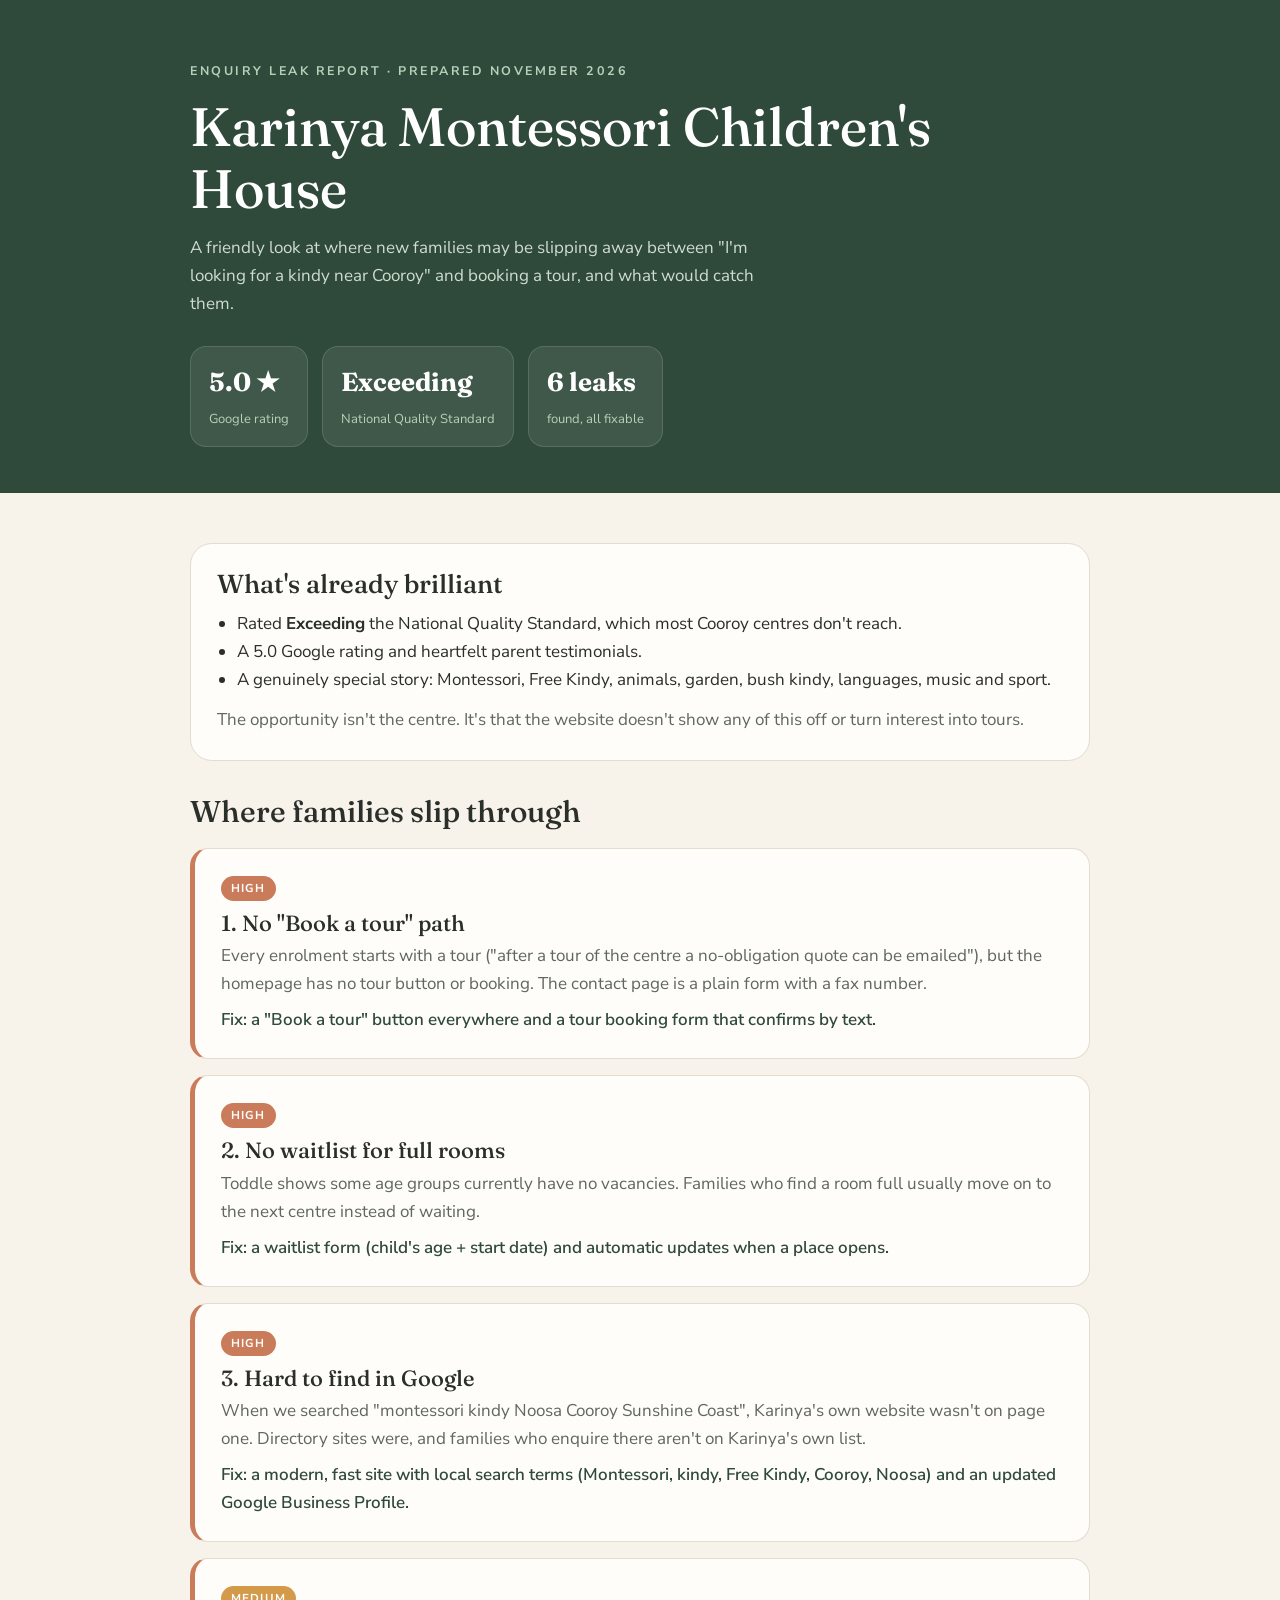
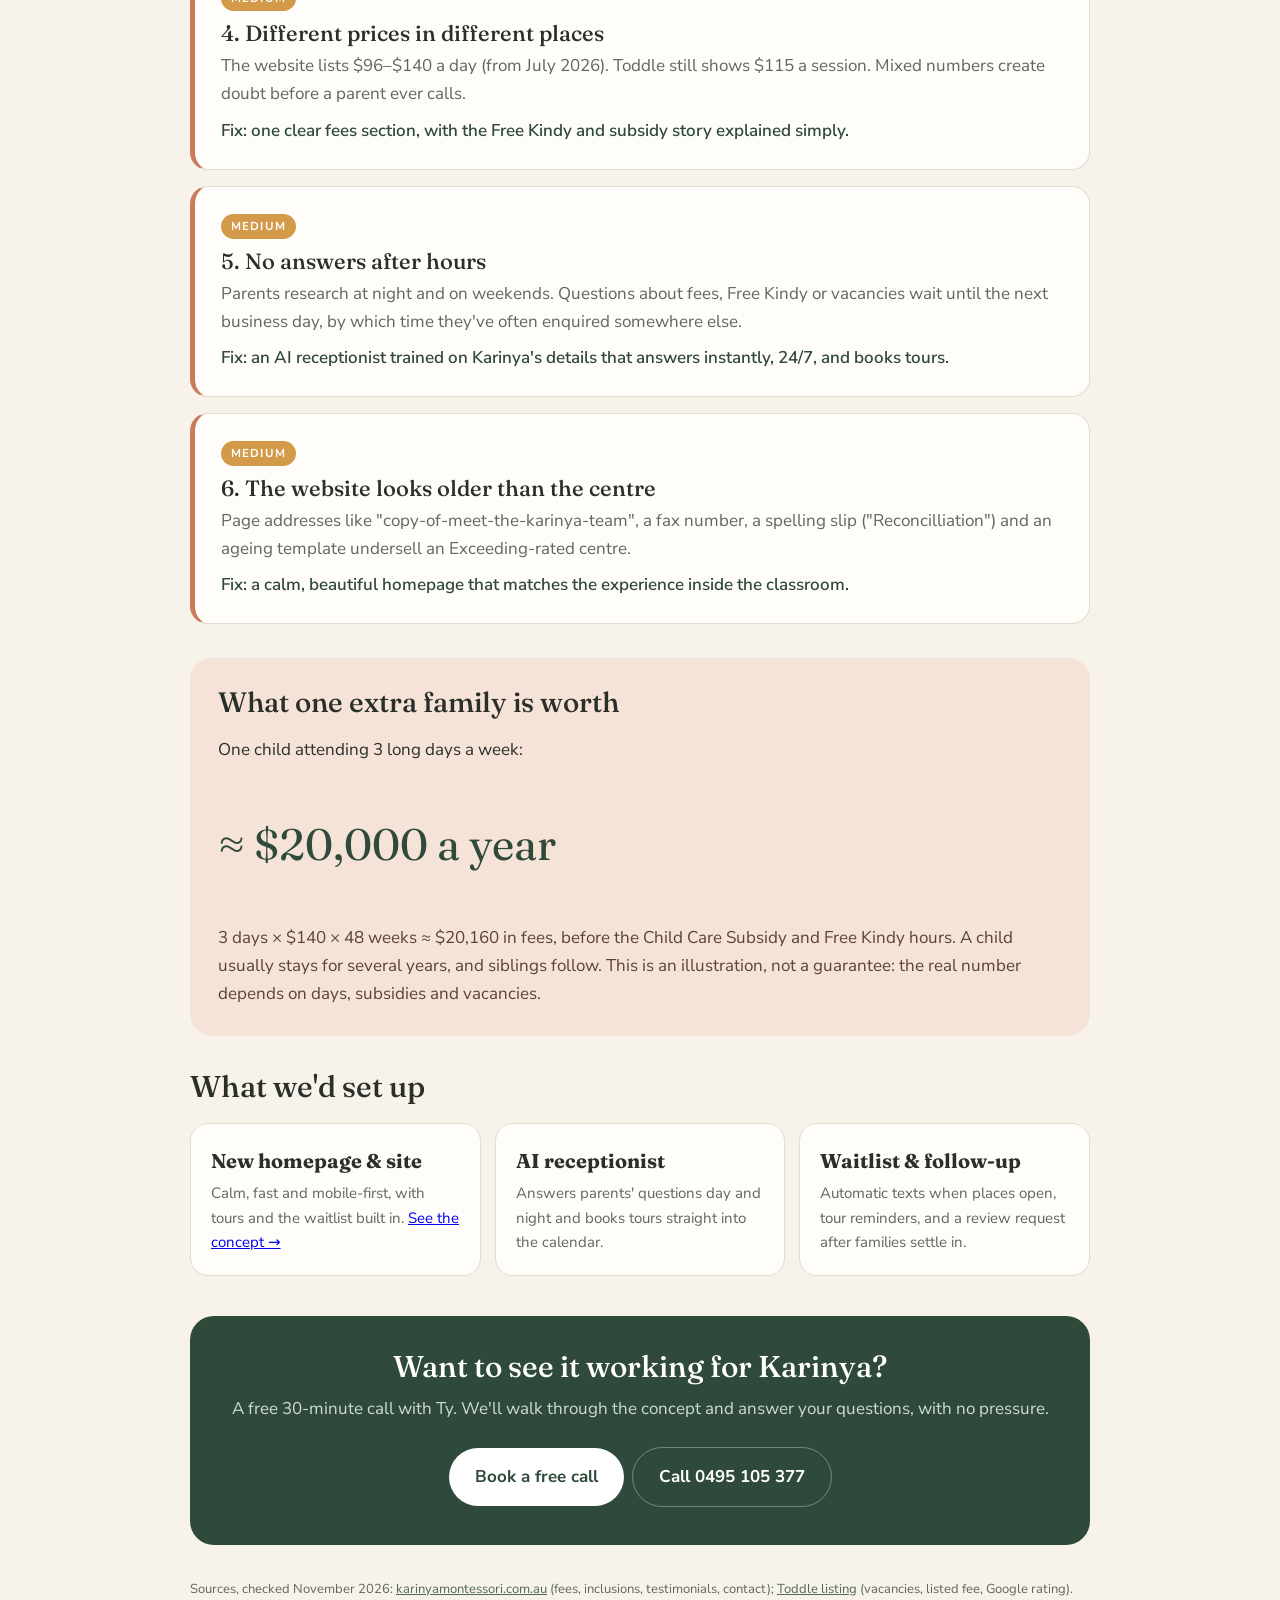
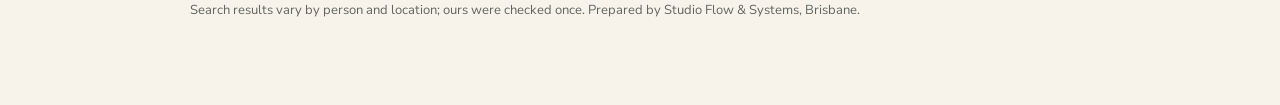
<file: demo-src/karinya/report/index.html>
<!doctype html>
<html lang="en-AU"><head>
<meta charset="utf-8"><meta name="viewport" content="width=device-width, initial-scale=1"><meta name="robots" content="noindex, nofollow">
<title>Enquiry leak report · Karinya Montessori</title>
<link href="https://fonts.googleapis.com/css2?family=Fraunces:opsz,wght@9..144,500;9..144,600&family=Nunito+Sans:wght@400;600;700&display=swap" rel="stylesheet">
<style>
:root{--cream:#f7f2ea;--paper:#fffdf9;--sage:#7c9a7e;--sage-d:#4f6b53;--forest:#2f4a3a;--clay:#c97b5a;--clay-l:#f6e3d8;--ink:#2a2f2a;--mute:#5f675f;--line:#e4dccf}
*{box-sizing:border-box}body{margin:0;background:var(--cream);color:var(--ink);font:17px/1.65 "Nunito Sans",system-ui,sans-serif;-webkit-font-smoothing:antialiased}
.wrap{width:min(900px,100% - 40px);margin:0 auto}
h1,h2,h3{font-family:Fraunces,Georgia,serif;font-weight:500;line-height:1.15;margin:0}
header{background:var(--forest);color:#e6efe6;padding:56px 0 46px}
header .k{font-size:12.5px;letter-spacing:.2em;font-weight:700;color:#b8d0b9;text-transform:uppercase}
header h1{font-size:clamp(34px,5vw,54px);color:#fff;margin:12px 0 14px}
header p{color:#cfdccf;max-width:60ch;margin:0}
.score{display:flex;gap:14px;flex-wrap:wrap;margin-top:28px}
.score div{background:#ffffff14;border:1px solid #ffffff22;border-radius:16px;padding:14px 18px}
.score b{display:block;font-family:Fraunces,serif;font-size:26px;color:#fff}.score span{font-size:13px;color:#b8d0b9}
main{padding:50px 0 70px}
.good{background:var(--paper);border:1px solid var(--line);border-radius:22px;padding:26px;margin-bottom:34px}
.good h2{font-size:26px;margin-bottom:10px}.good ul{margin:0;padding-left:20px}
.leak{background:var(--paper);border:1px solid var(--line);border-left:5px solid var(--clay);border-radius:18px;padding:24px 26px;margin:0 0 16px}
.leak h3{font-size:22px;margin-bottom:6px}.leak p{margin:0 0 8px;color:var(--mute)}
.leak .fix{color:var(--forest);font-weight:600;margin:0}
.leak .tag{display:inline-block;font-size:11.5px;font-weight:700;letter-spacing:.1em;color:#fff;background:var(--clay);border-radius:999px;padding:3px 10px;margin-bottom:10px}
.leak .tag.med{background:#d39a4a}
.money{background:var(--clay-l);border-radius:22px;padding:28px;margin:34px 0}
.money h2{font-size:28px;margin-bottom:10px}.money .big{font-family:Fraunces,serif;font-size:44px;color:var(--forest)}
.plan{display:grid;grid-template-columns:repeat(3,1fr);gap:14px;margin-top:18px}
.plan div{background:var(--paper);border:1px solid var(--line);border-radius:18px;padding:20px}.plan b{display:block;font-family:Fraunces,serif;font-size:20px;margin-bottom:4px}
.plan p{margin:0;color:var(--mute);font-size:15px}
@media(max-width:760px){.plan{grid-template-columns:1fr}}
.cta{background:var(--forest);color:#fff;border-radius:24px;padding:34px;text-align:center;margin-top:40px}
.cta h2{font-size:30px;margin-bottom:10px;color:#fff}.cta p{color:#cfdccf;margin:0 0 20px}
.btn{display:inline-block;background:#fff;color:var(--forest);font-weight:700;padding:15px 26px;border-radius:999px;text-decoration:none;margin:4px}
.btn.ghost{background:transparent;color:#fff;border:1.5px solid #ffffff55}
.src{font-size:13px;color:var(--mute);margin-top:34px}.src a{color:var(--sage-d)}
</style></head><body>
<header><div class="wrap">
 <span class="k">Enquiry leak report · Prepared November 2026</span>
 <h1>Karinya Montessori Children's House</h1>
 <p>A friendly look at where new families may be slipping away between "I'm looking for a kindy near Cooroy" and booking a tour, and what would catch them.</p>
 <div class="score"><div><b>5.0 ★</b><span>Google rating</span></div><div><b>Exceeding</b><span>National Quality Standard</span></div><div><b>6 leaks</b><span>found, all fixable</span></div></div>
</div></header>
<main><div class="wrap">
 <div class="good"><h2>What's already brilliant</h2><ul>
  <li>Rated <b>Exceeding</b> the National Quality Standard, which most Cooroy centres don't reach.</li>
  <li>A 5.0 Google rating and heartfelt parent testimonials.</li>
  <li>A genuinely special story: Montessori, Free Kindy, animals, garden, bush kindy, languages, music and sport.</li>
 </ul><p style="margin:12px 0 0;color:#5f675f">The opportunity isn't the centre. It's that the website doesn't show any of this off or turn interest into tours.</p></div>

 <h2 style="font-size:30px;margin:10px 0 18px">Where families slip through</h2>
 <div class="leak"><span class="tag">HIGH</span><h3>1. No "Book a tour" path</h3><p>Every enrolment starts with a tour ("after a tour of the centre a no-obligation quote can be emailed"), but the homepage has no tour button or booking. The contact page is a plain form with a fax number.</p><p class="fix">Fix: a "Book a tour" button everywhere and a tour booking form that confirms by text.</p></div>
 <div class="leak"><span class="tag">HIGH</span><h3>2. No waitlist for full rooms</h3><p>Toddle shows some age groups currently have no vacancies. Families who find a room full usually move on to the next centre instead of waiting.</p><p class="fix">Fix: a waitlist form (child's age + start date) and automatic updates when a place opens.</p></div>
 <div class="leak"><span class="tag">HIGH</span><h3>3. Hard to find in Google</h3><p>When we searched "montessori kindy Noosa Cooroy Sunshine Coast", Karinya's own website wasn't on page one. Directory sites were, and families who enquire there aren't on Karinya's own list.</p><p class="fix">Fix: a modern, fast site with local search terms (Montessori, kindy, Free Kindy, Cooroy, Noosa) and an updated Google Business Profile.</p></div>
 <div class="leak"><span class="tag med">MEDIUM</span><h3>4. Different prices in different places</h3><p>The website lists $96–$140 a day (from July 2026). Toddle still shows $115 a session. Mixed numbers create doubt before a parent ever calls.</p><p class="fix">Fix: one clear fees section, with the Free Kindy and subsidy story explained simply.</p></div>
 <div class="leak"><span class="tag med">MEDIUM</span><h3>5. No answers after hours</h3><p>Parents research at night and on weekends. Questions about fees, Free Kindy or vacancies wait until the next business day, by which time they've often enquired somewhere else.</p><p class="fix">Fix: an AI receptionist trained on Karinya's details that answers instantly, 24/7, and books tours.</p></div>
 <div class="leak"><span class="tag med">MEDIUM</span><h3>6. The website looks older than the centre</h3><p>Page addresses like "copy-of-meet-the-karinya-team", a fax number, a spelling slip ("Reconcilliation") and an ageing template undersell an Exceeding-rated centre.</p><p class="fix">Fix: a calm, beautiful homepage that matches the experience inside the classroom.</p></div>

 <div class="money"><h2>What one extra family is worth</h2>
  <p>One child attending 3 long days a week:</p>
  <p class="big">≈ $20,000 a year</p>
  <p style="margin:0;color:#5a4238">3 days × $140 × 48 weeks ≈ $20,160 in fees, before the Child Care Subsidy and Free Kindy hours. A child usually stays for several years, and siblings follow. This is an illustration, not a guarantee: the real number depends on days, subsidies and vacancies.</p>
 </div>

 <h2 style="font-size:30px;margin:10px 0 6px">What we'd set up</h2>
 <div class="plan">
  <div><b>New homepage &amp; site</b><p>Calm, fast and mobile-first, with tours and the waitlist built in. <a href="/demo/karinya/">See the concept →</a></p></div>
  <div><b>AI receptionist</b><p>Answers parents' questions day and night and books tours straight into the calendar.</p></div>
  <div><b>Waitlist &amp; follow-up</b><p>Automatic texts when places open, tour reminders, and a review request after families settle in.</p></div>
 </div>

 <div class="cta"><h2>Want to see it working for Karinya?</h2><p>A free 30-minute call with Ty. We'll walk through the concept and answer your questions, with no pressure.</p>
  <a class="btn" href="https://www.studioflowandsystems.com/book/">Book a free call</a><a class="btn ghost" href="tel:+61495105377">Call 0495 105 377</a></div>

 <p class="src">Sources, checked November 2026: <a href="https://www.karinyamontessori.com.au/">karinyamontessori.com.au</a> (fees, inclusions, testimonials, contact); <a href="https://toddle.com.au/centres/karinya-montessori-childrens-house">Toddle listing</a> (vacancies, listed fee, Google rating). Search results vary by person and location; ours were checked once. Prepared by Studio Flow &amp; Systems, Brisbane.</p>
</div></main>
</body></html>
</file>
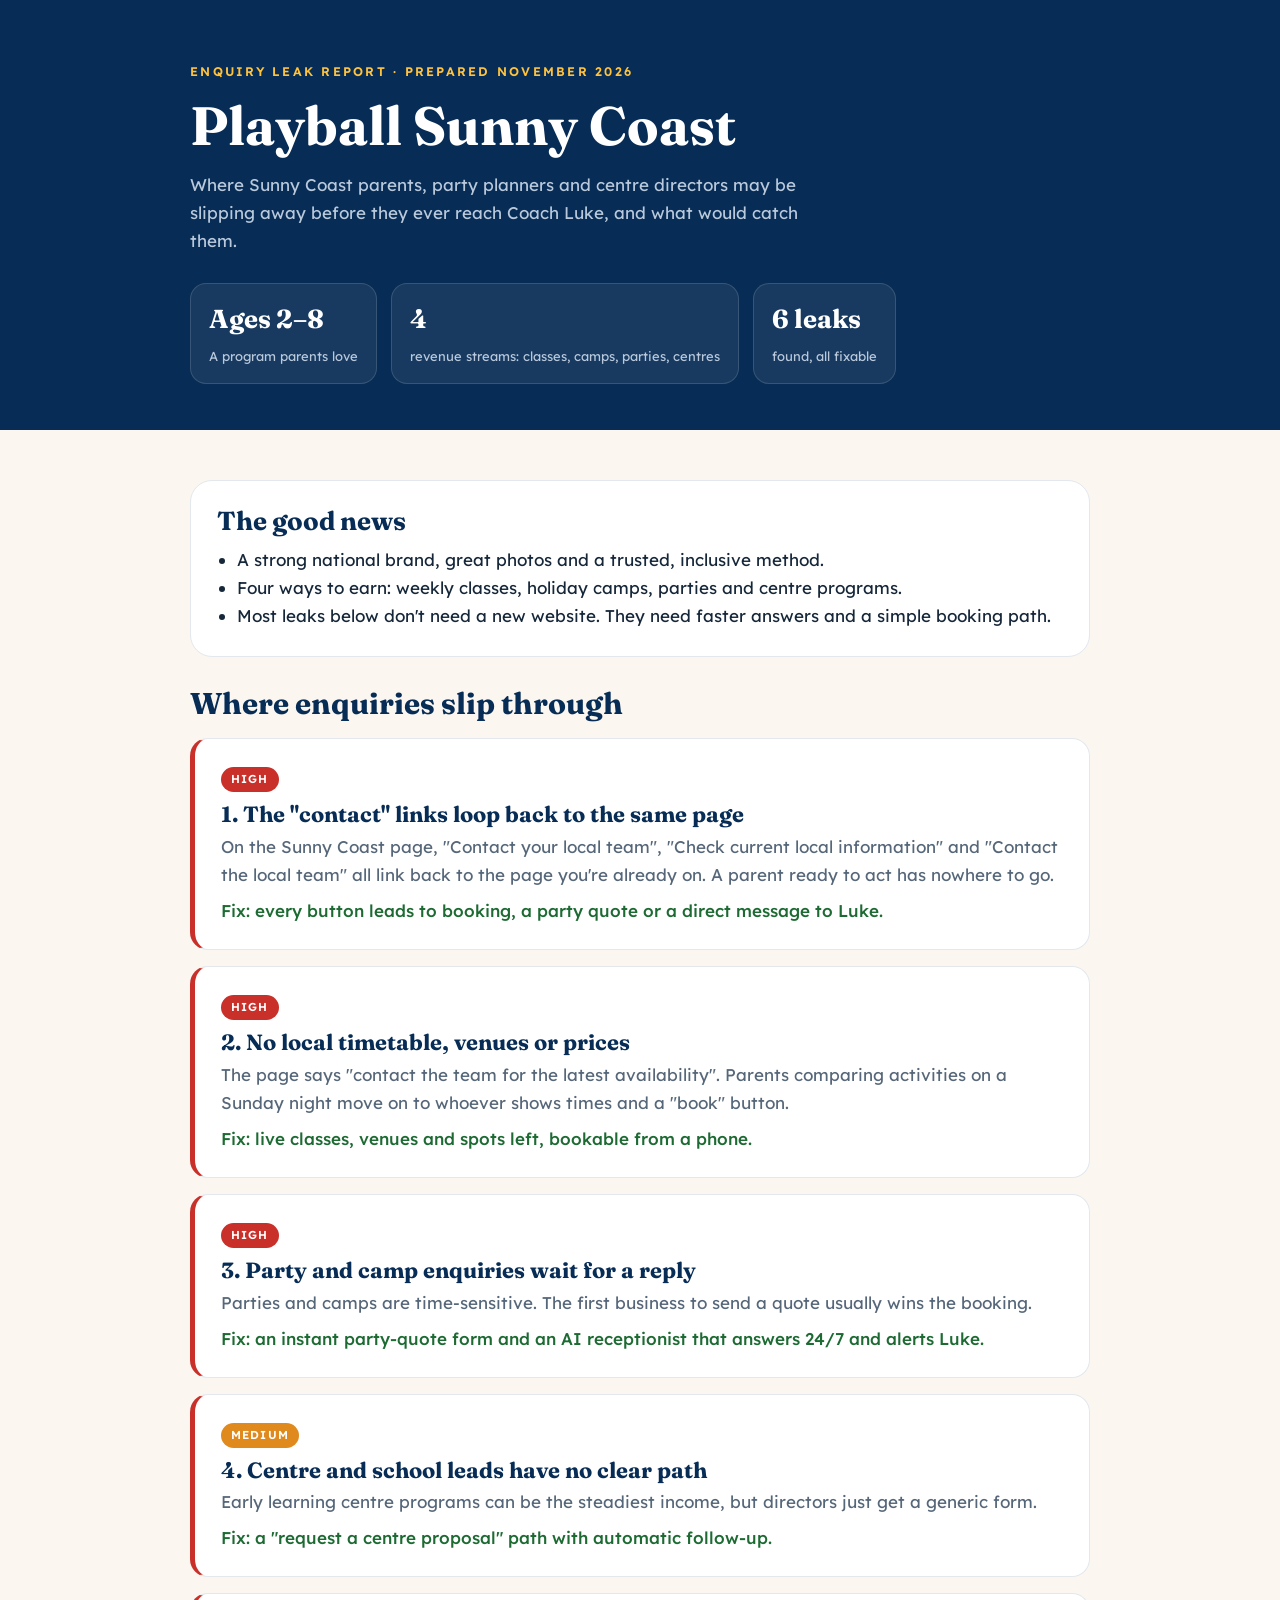
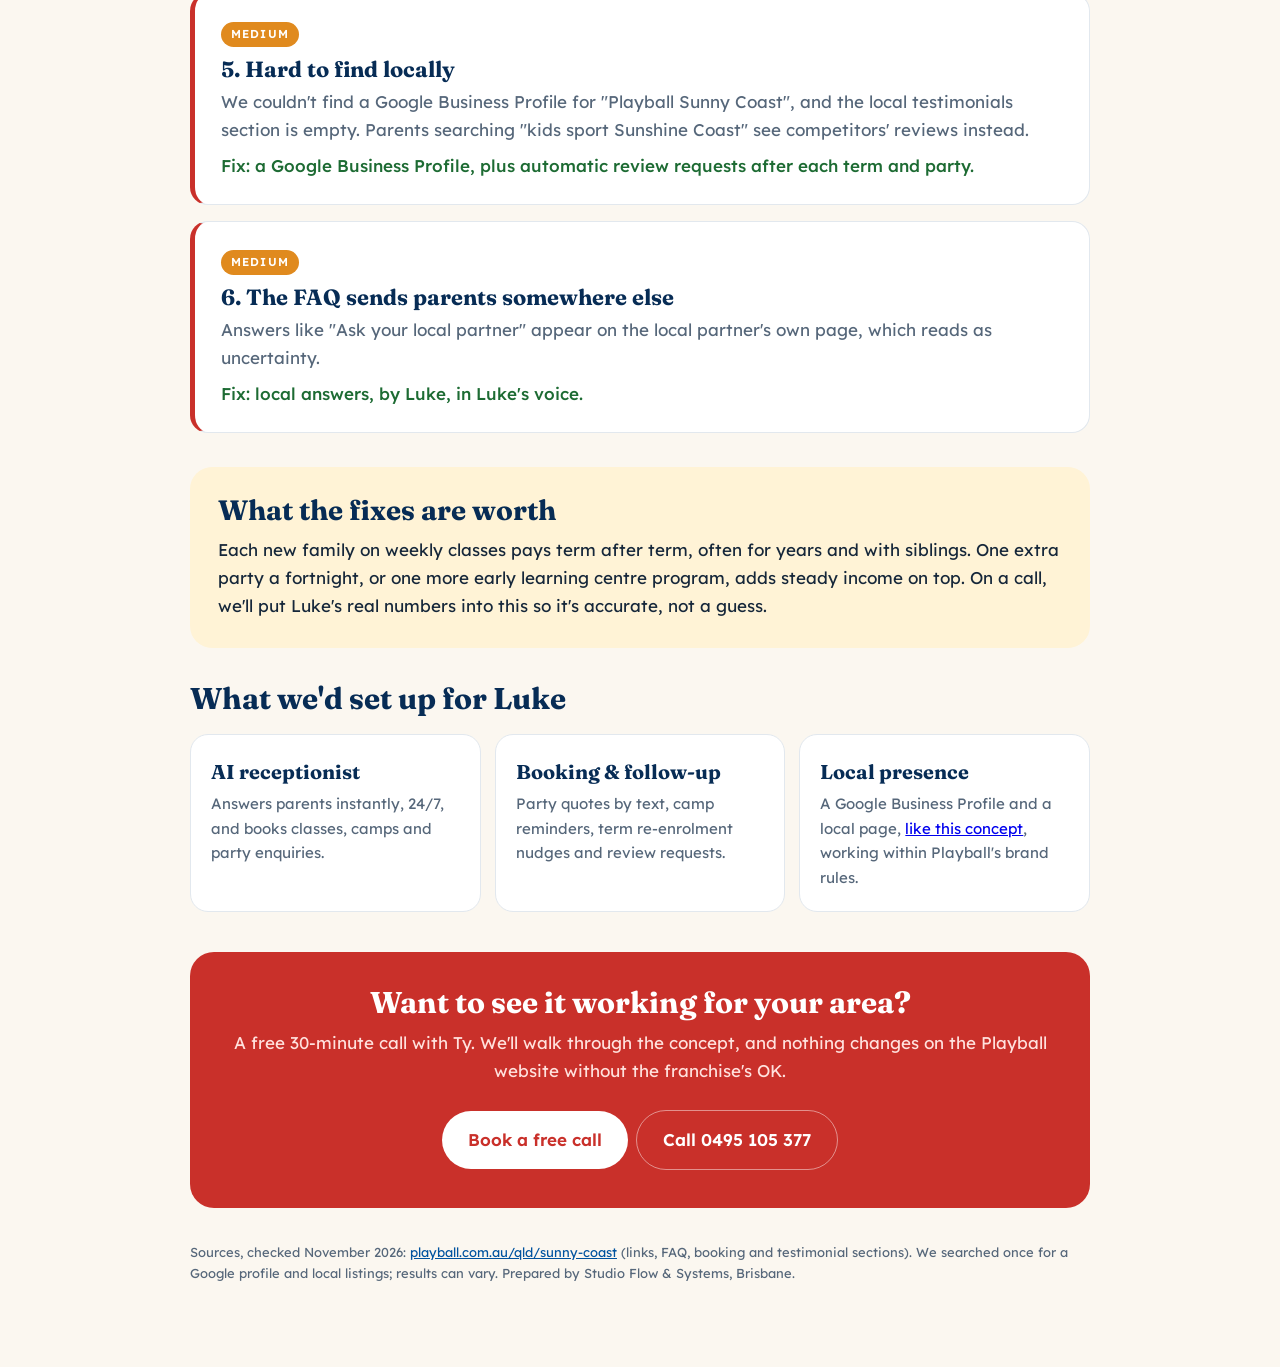
<file: demo-src/playball-sunny-coast/report/index.html>
<!doctype html>
<html lang="en-AU"><head>
<meta charset="utf-8"><meta name="viewport" content="width=device-width, initial-scale=1"><meta name="robots" content="noindex, nofollow">
<title>Enquiry leak report · Playball Sunny Coast</title>
<link href="https://fonts.googleapis.com/css2?family=Fraunces:opsz,wght@9..144,600;9..144,700&family=Lexend:wght@400;500;600&display=swap" rel="stylesheet">
<style>
:root{--red:#c9302a;--navy:#072c55;--cream:#fbf7f0;--sun:#ffc23d;--grass:#3aa856;--ink:#16273a;--mute:#56677a;--line:#e2e8ee}
*{box-sizing:border-box}body{margin:0;background:var(--cream);color:var(--ink);font:17px/1.65 Lexend,system-ui,sans-serif;-webkit-font-smoothing:antialiased}
.wrap{width:min(900px,100% - 40px);margin:0 auto}
h1,h2,h3{font-family:Fraunces,Georgia,serif;font-weight:700;line-height:1.12;margin:0}
header{background:var(--navy);color:#dbe6f2;padding:56px 0 46px}
header .k{font-size:12.5px;letter-spacing:.18em;font-weight:600;color:var(--sun);text-transform:uppercase}
header h1{font-size:clamp(34px,5vw,54px);color:#fff;margin:12px 0 14px}header p{color:#b9c9db;max-width:62ch;margin:0}
.score{display:flex;gap:14px;flex-wrap:wrap;margin-top:28px}.score div{background:#ffffff12;border:1px solid #ffffff22;border-radius:16px;padding:14px 18px}
.score b{display:block;font-family:Fraunces,serif;font-size:26px;color:#fff}.score span{font-size:13px;color:#b9c9db}
main{padding:50px 0 70px}
.box{background:#fff;border:1px solid var(--line);border-radius:22px;padding:26px;margin-bottom:30px}.box h2{font-size:26px;margin-bottom:10px;color:var(--navy)}.box ul{margin:0;padding-left:20px}
.leak{background:#fff;border:1px solid var(--line);border-left:5px solid var(--red);border-radius:18px;padding:24px 26px;margin:0 0 16px}
.leak h3{font-size:22px;margin-bottom:6px;color:var(--navy)}.leak p{margin:0 0 8px;color:var(--mute)}.leak .fix{color:#1d6b33;font-weight:500;margin:0}
.tag{display:inline-block;font-size:11.5px;font-weight:600;letter-spacing:.1em;color:#fff;background:var(--red);border-radius:99px;padding:3px 10px;margin-bottom:10px}.tag.med{background:#e08a1e}
.money{background:#fff3d6;border-radius:22px;padding:28px;margin:34px 0}.money h2{font-size:28px;margin-bottom:10px;color:var(--navy)}
.plan{display:grid;grid-template-columns:repeat(3,1fr);gap:14px;margin-top:18px}.plan div{background:#fff;border:1px solid var(--line);border-radius:18px;padding:20px}
.plan b{display:block;font-family:Fraunces,serif;font-size:20px;margin-bottom:4px;color:var(--navy)}.plan p{margin:0;color:var(--mute);font-size:15px}
@media(max-width:760px){.plan{grid-template-columns:1fr}}
.cta{background:var(--red);color:#fff;border-radius:24px;padding:34px;text-align:center;margin-top:40px}.cta h2{font-size:30px;margin-bottom:10px}.cta p{color:#ffe1dd;margin:0 0 20px}
.btn{display:inline-block;background:#fff;color:var(--red);font-weight:600;padding:15px 26px;border-radius:99px;text-decoration:none;margin:4px}.btn.ghost{background:transparent;color:#fff;border:1.5px solid #ffffff77}
.src{font-size:13px;color:var(--mute);margin-top:34px}.src a{color:#00539f}
</style></head><body>
<header><div class="wrap">
 <span class="k">Enquiry leak report · Prepared November 2026</span>
 <h1>Playball Sunny Coast</h1>
 <p>Where Sunny Coast parents, party planners and centre directors may be slipping away before they ever reach Coach Luke, and what would catch them.</p>
 <div class="score"><div><b>Ages 2–8</b><span>A program parents love</span></div><div><b>4</b><span>revenue streams: classes, camps, parties, centres</span></div><div><b>6 leaks</b><span>found, all fixable</span></div></div>
</div></header>
<main><div class="wrap">
 <div class="box"><h2>The good news</h2><ul>
  <li>A strong national brand, great photos and a trusted, inclusive method.</li>
  <li>Four ways to earn: weekly classes, holiday camps, parties and centre programs.</li>
  <li>Most leaks below don't need a new website. They need faster answers and a simple booking path.</li>
 </ul></div>

 <h2 style="font-size:30px;margin:10px 0 18px;color:#072c55">Where enquiries slip through</h2>
 <div class="leak"><span class="tag">HIGH</span><h3>1. The "contact" links loop back to the same page</h3><p>On the Sunny Coast page, "Contact your local team", "Check current local information" and "Contact the local team" all link back to the page you're already on. A parent ready to act has nowhere to go.</p><p class="fix">Fix: every button leads to booking, a party quote or a direct message to Luke.</p></div>
 <div class="leak"><span class="tag">HIGH</span><h3>2. No local timetable, venues or prices</h3><p>The page says "contact the team for the latest availability". Parents comparing activities on a Sunday night move on to whoever shows times and a "book" button.</p><p class="fix">Fix: live classes, venues and spots left, bookable from a phone.</p></div>
 <div class="leak"><span class="tag">HIGH</span><h3>3. Party and camp enquiries wait for a reply</h3><p>Parties and camps are time-sensitive. The first business to send a quote usually wins the booking.</p><p class="fix">Fix: an instant party-quote form and an AI receptionist that answers 24/7 and alerts Luke.</p></div>
 <div class="leak"><span class="tag med">MEDIUM</span><h3>4. Centre and school leads have no clear path</h3><p>Early learning centre programs can be the steadiest income, but directors just get a generic form.</p><p class="fix">Fix: a "request a centre proposal" path with automatic follow-up.</p></div>
 <div class="leak"><span class="tag med">MEDIUM</span><h3>5. Hard to find locally</h3><p>We couldn't find a Google Business Profile for "Playball Sunny Coast", and the local testimonials section is empty. Parents searching "kids sport Sunshine Coast" see competitors' reviews instead.</p><p class="fix">Fix: a Google Business Profile, plus automatic review requests after each term and party.</p></div>
 <div class="leak"><span class="tag med">MEDIUM</span><h3>6. The FAQ sends parents somewhere else</h3><p>Answers like "Ask your local partner" appear on the local partner's own page, which reads as uncertainty.</p><p class="fix">Fix: local answers, by Luke, in Luke's voice.</p></div>

 <div class="money"><h2>What the fixes are worth</h2><p style="margin:0">Each new family on weekly classes pays term after term, often for years and with siblings. One extra party a fortnight, or one more early learning centre program, adds steady income on top. On a call, we'll put Luke's real numbers into this so it's accurate, not a guess.</p></div>

 <h2 style="font-size:30px;margin:10px 0 6px;color:#072c55">What we'd set up for Luke</h2>
 <div class="plan">
  <div><b>AI receptionist</b><p>Answers parents instantly, 24/7, and books classes, camps and party enquiries.</p></div>
  <div><b>Booking &amp; follow-up</b><p>Party quotes by text, camp reminders, term re-enrolment nudges and review requests.</p></div>
  <div><b>Local presence</b><p>A Google Business Profile and a local page, <a href="/demo/playball-sunny-coast/">like this concept</a>, working within Playball's brand rules.</p></div>
 </div>

 <div class="cta"><h2>Want to see it working for your area?</h2><p>A free 30-minute call with Ty. We'll walk through the concept, and nothing changes on the Playball website without the franchise's OK.</p>
  <a class="btn" href="https://www.studioflowandsystems.com/book/">Book a free call</a><a class="btn ghost" href="tel:+61495105377">Call 0495 105 377</a></div>

 <p class="src">Sources, checked November 2026: <a href="https://playball.com.au/qld/sunny-coast/">playball.com.au/qld/sunny-coast</a> (links, FAQ, booking and testimonial sections). We searched once for a Google profile and local listings; results can vary. Prepared by Studio Flow &amp; Systems, Brisbane.</p>
</div></main>
</body></html>
</file>
